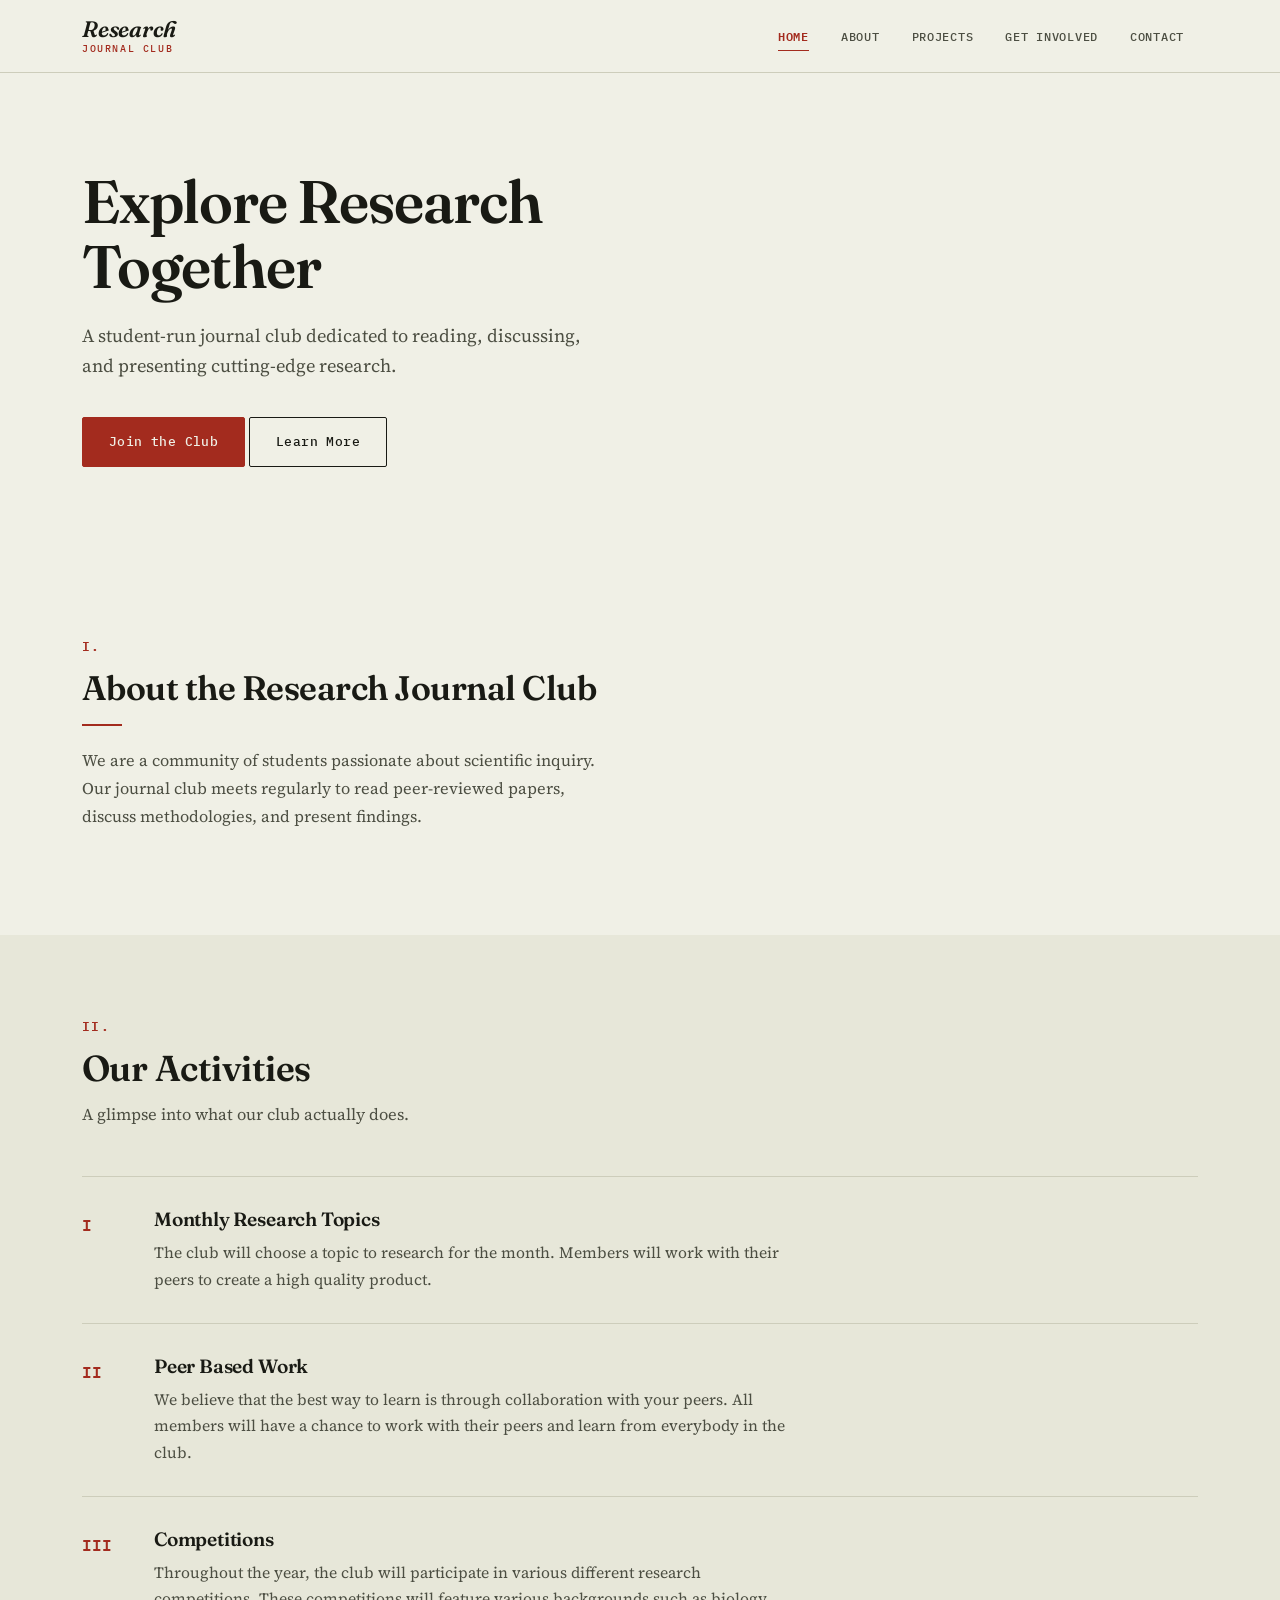
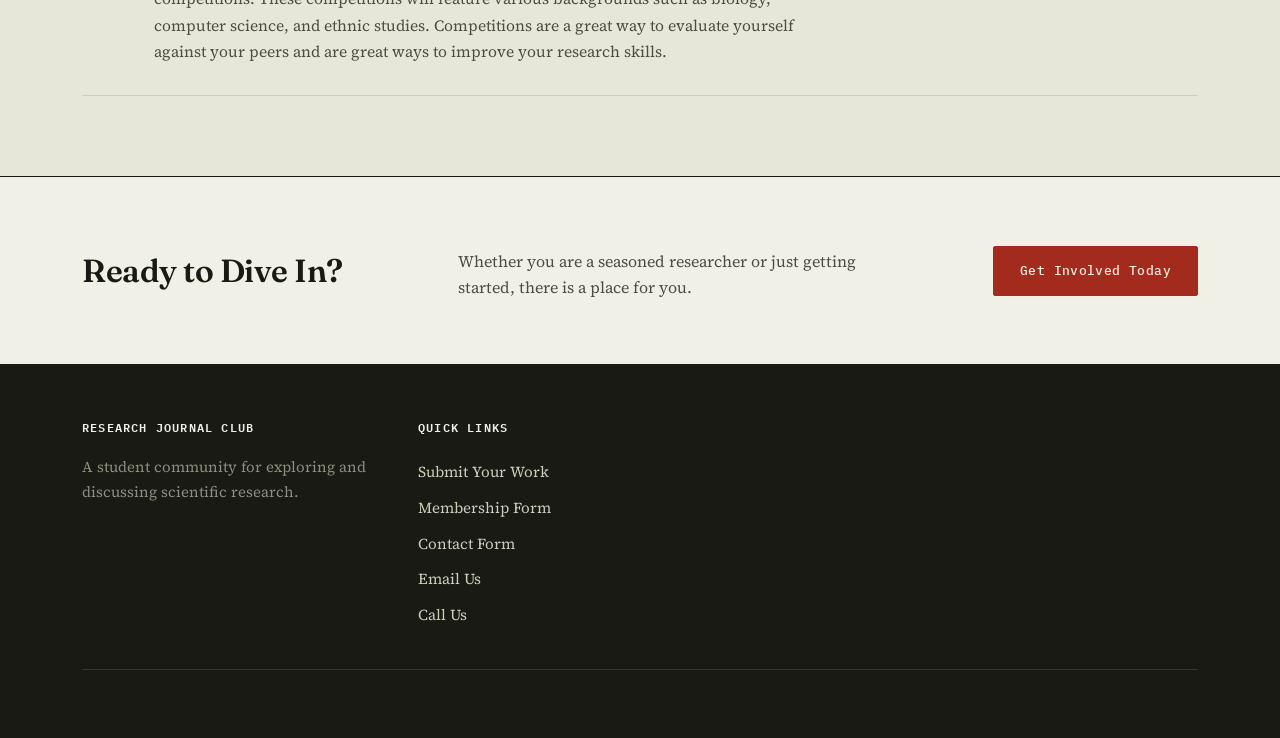
<file: index.html>
<!DOCTYPE html>
<html lang="en">
<head>
  <meta charset="UTF-8">
  <meta name="viewport" content="width=device-width, initial-scale=1.0">
  <title>Research Journal Club — Home</title>
  <link rel="stylesheet" href="style.css">
  <link href="https://fonts.googleapis.com/css2?family=Fraunces:ital,wght@0,400;0,500;0,600;0,700;0,900;1,500;1,600&family=Source+Serif+4:ital,wght@0,400;0,500;0,600;0,700;1,400&family=IBM+Plex+Mono:wght@400;500;600&display=swap" rel="stylesheet">
</head>
<body>
  <header class="site-header" id="siteHeader">
    <nav class="nav-container" aria-label="Main navigation">
      <div class="nav-brand"><a href="index.html"><span class="brand-research">Research</span> <span class="brand-club">Journal Club</span></a></div>
      <button class="mobile-menu-toggle" id="menuToggle" aria-label="Toggle navigation menu" aria-expanded="false">
        <span></span><span></span><span></span>
      </button>
      <ul class="nav-links" id="navLinks">
        <li><a href="index.html" class="active">Home</a></li>
        <li><a href="about.html">About</a></li>
        <li><a href="projects.html">Projects</a></li>
        <li><a href="get-involved.html">Get Involved</a></li>
        <li><a href="contact.html">Contact</a></li>
      </ul>
    </nav>
  </header>
  <main>
    <section class="hero hero-navy">
      <div class="container">
        <div class="hero-content">
          <h1 class="serif-heading">Explore Research Together</h1>
          <div class="gold-line"></div>
          <p>A student-run journal club dedicated to reading, discussing, and presenting cutting-edge research.</p>
          <a href="get-involved.html" class="btn btn-primary">Join the Club</a>
          <a href="about.html" class="btn btn-outline">Learn More</a>
        </div>
      </div>
    </section>
    <section class="section">
      <div class="container">
        <div class="feature-row">
          <div class="feature-content">
            <span class="section-numeral">I.</span>
            <h2 class="serif-heading">About the Research Journal Club</h2>
            <div class="gold-line"></div>
            <p>We are a community of students passionate about scientific inquiry. Our journal club meets regularly to read peer-reviewed papers, discuss methodologies, and present findings.</p>
          </div>
        </div>
      </div>
    </section>
    <section class="section section-alt">
      <div class="container">
        <span class="section-numeral">II.</span>
        <div class="section-header"><h2 class="serif-heading">Our Activities</h2><p>A glimpse into what our club actually does.</p></div>
        <div class="index-list">
          <div class="index-item">
            <span class="index-marker">I</span>
            <div class="index-body">
              <h3>Monthly Research Topics</h3>
              <p>The club will choose a topic to research for the month. Members will work with their peers to create a high quality product. </p>
            </div>
          </div>
          <div class="index-item">
            <span class="index-marker">II</span>
            <div class="index-body">
              <h3>Peer Based Work</h3>
              <p>We believe that the best way to learn is through collaboration with your peers. All members will have a chance to work with their peers and learn from everybody in the club.</p>
            </div>
          </div>
          <div class="index-item">
            <span class="index-marker">III</span>
            <div class="index-body">
              <h3>Competitions</h3>
              <p>Throughout the year, the club will participate in various different research competitions. These competitions will feature various backgrounds such as biology, computer science, and ethnic studies. Competitions are a great way to evaluate yourself against your peers and are great ways to improve your research skills.</p>
            </div>
          </div>
        </div>
      </div>
    </section>
    <section class="cta-section">
      <div class="container">
        <h2>Ready to Dive In?</h2>
        <p>Whether you are a seasoned researcher or just getting started, there is a place for you.</p>
        <a href="get-involved.html" class="btn btn-white">Get Involved Today</a>
      </div>
    </section>
  </main>
  <footer class="site-footer">
    <div class="container">
      <div class="footer-grid cards-2">
        <div class="footer-col"><h4>Research Journal Club</h4><p style="font-size:0.938rem;color:var(--slate-400);line-height:1.7;">A student community for exploring and discussing scientific research.</p></div>
        <div class="footer-col"><h4>Quick Links</h4><a href="https://docs.google.com/forms/d/e/1FAIpQLSdiqnV3cC0em4yYWCjWFpfaemL8PCoftd0-HHiia-mF8Opkvw/viewform?usp=header" target="_blank" rel="noopener noreferrer">Submit Your Work</a><a href="https://docs.google.com/forms/d/e/1FAIpQLSd3scpPHXJg6j2N-tn0t7Pl6aq150WnOX9lQTNZ_n362Z5p2Q/viewform?usp=publish-editor" target="_blank" rel="noopener noreferrer">Membership Form</a><a href="https://docs.google.com/forms/d/e/1FAIpQLSfruUtHiaRtJwE3rYcjUU2Z2coV4j8yooAH_ouB8leFD3TGYA/viewform?usp=header" target="_blank" rel="noopener noreferrer">Contact Form</a><a href="mailto:researchjournalclubfhs@gmail.com">Email Us</a><a href="tel:+15106057849">Call Us</a></div>
      </div>
      <div class="footer-bottom"><p style="color:var(--ink);">&copy; Sanjdiddy</p></div>
    </div>
  </footer>
  <script src="script.js"></script>
</body>
</html>
</file>
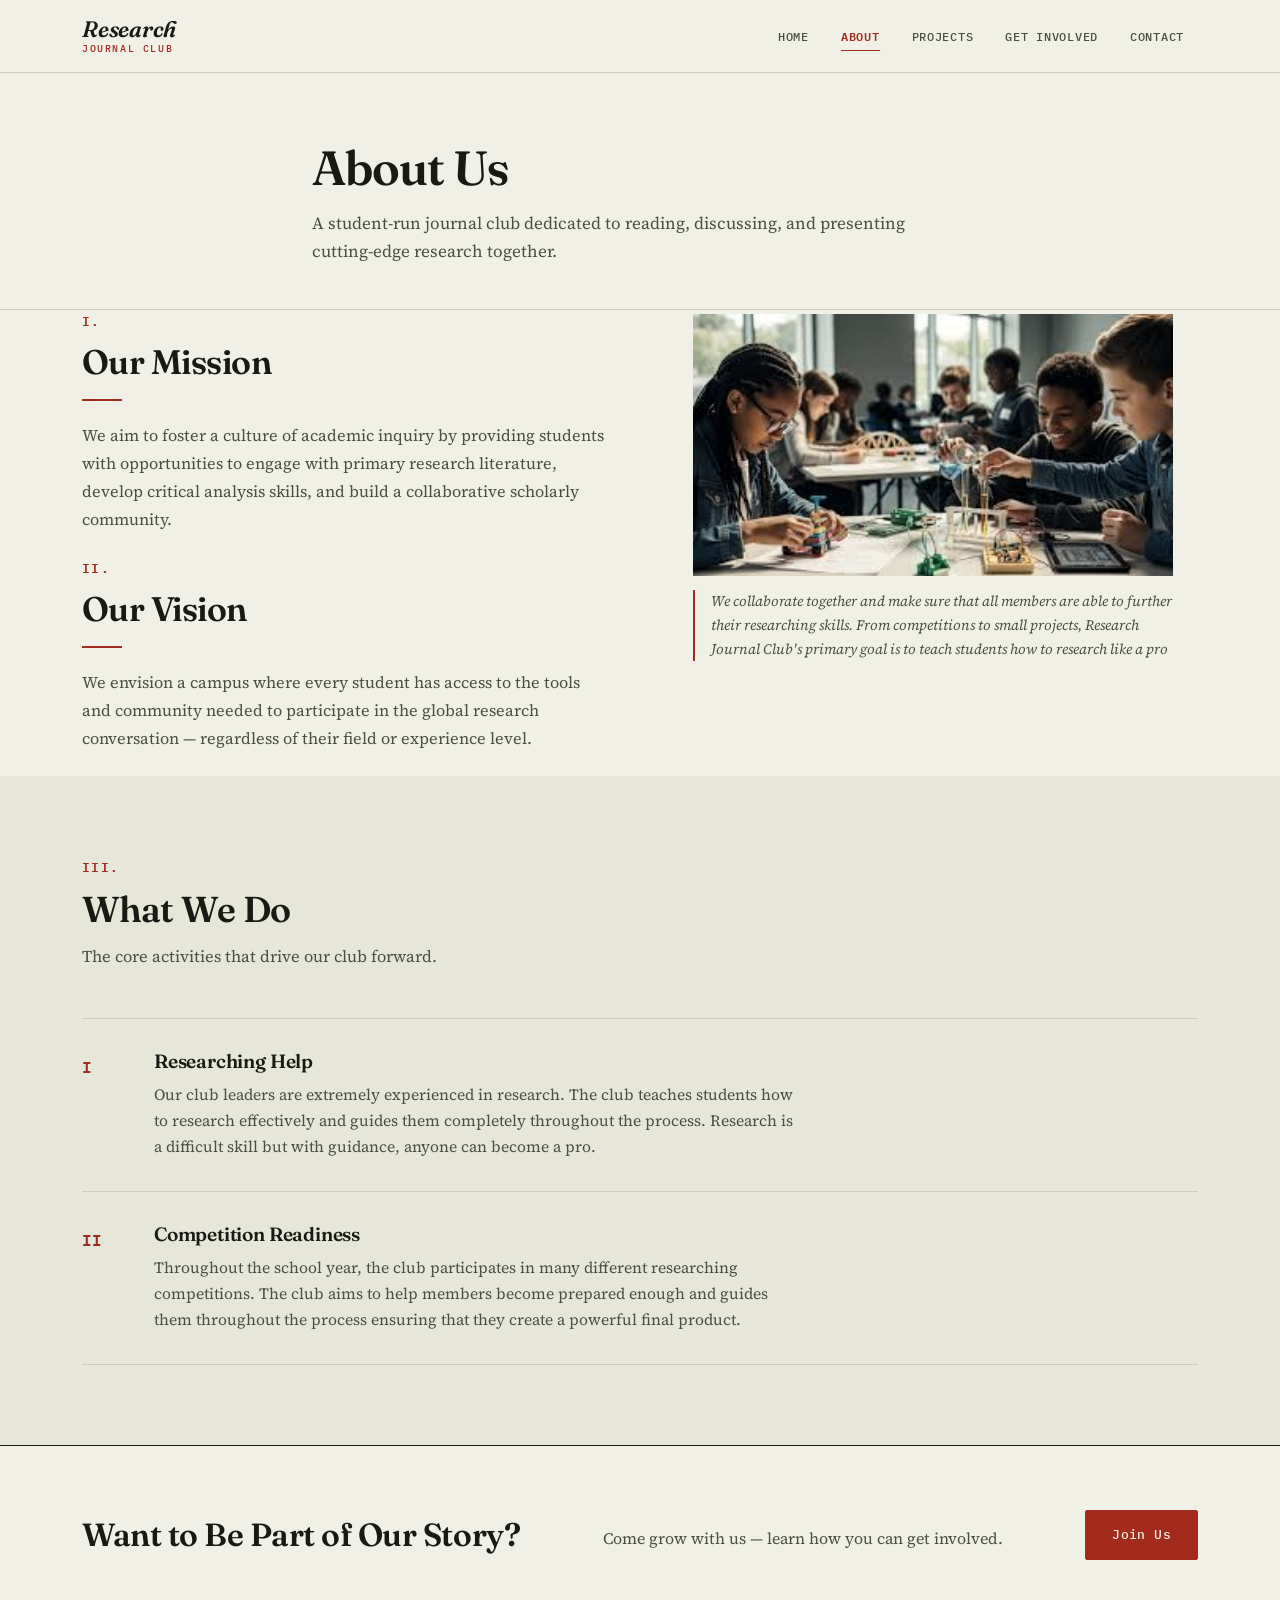
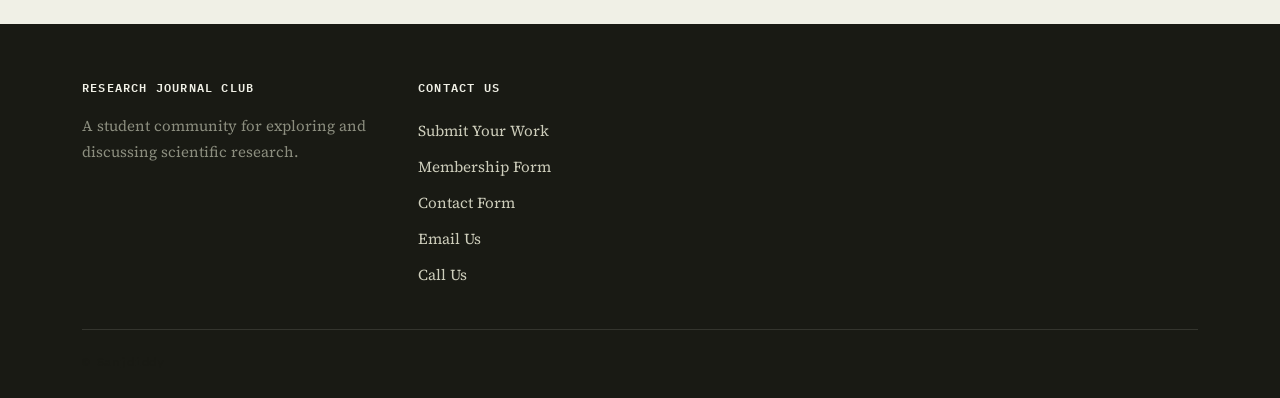
<file: about.html>
<!DOCTYPE html>
<html lang="en">
<head>
  <meta charset="UTF-8">
  <meta name="viewport" content="width=device-width, initial-scale=1.0">
  <title>About — Research Journal Club</title>
  <link rel="stylesheet" href="style.css">
  <link href="https://fonts.googleapis.com/css2?family=Fraunces:ital,wght@0,400;0,500;0,600;0,700;0,900;1,500;1,600&family=Source+Serif+4:ital,wght@0,400;0,500;0,600;0,700;1,400&family=IBM+Plex+Mono:wght@400;500;600&display=swap" rel="stylesheet">
</head>
<body>
  <header class="site-header" id="siteHeader">
    <nav class="nav-container" aria-label="Main navigation">
      <div class="nav-brand"><a href="index.html"><span class="brand-research">Research</span> <span class="brand-club">Journal Club</span></a></div>
      <button class="mobile-menu-toggle" id="menuToggle" aria-label="Toggle navigation menu" aria-expanded="false">
        <span></span><span></span><span></span>
      </button>
      <ul class="nav-links" id="navLinks">
        <li><a href="index.html">Home</a></li>
        <li><a href="about.html" class="active">About</a></li>
        <li><a href="projects.html">Projects</a></li>
        <li><a href="get-involved.html">Get Involved</a></li>
        <li><a href="contact.html">Contact</a></li>
      </ul>
    </nav>
  </header>
  <main>
    <section class="page-hero">
      <div class="container"><h1>About Us</h1><p>A student-run journal club dedicated to reading, discussing, and presenting cutting-edge research together.</p></div>
    </section>

    <!-- Mission & Vision -->
    <section class="mission-vision-section">
      <div class="container">
        <div class="feature-row mission-feature-row">
          <div class="feature-content">
            <span class="section-numeral">I.</span>
            <h2 class="serif-heading">Our Mission</h2>
            <div class="gold-line"></div>
            <p>We aim to foster a culture of academic inquiry by providing students with opportunities to engage with primary research literature, develop critical analysis skills, and build a collaborative scholarly community.</p>
            <span class="section-numeral" style="margin-top:24px;">II.</span>
            <h2 class="serif-heading">Our Vision</h2>
            <div class="gold-line"></div>
            <p>We envision a campus where every student has access to the tools and community needed to participate in the global research conversation — regardless of their field or experience level.</p>
          </div>
          <div class="mission-image-col">
            <img src="competition.jpg" alt="Research Journal Club members collaborating" class="mission-image">
            <figcaption class="mission-image-caption">We collaborate together and make sure that all members are able to further their researching skills. From competitions to small projects, Research Journal Club's primary goal is to teach students how to research like a pro</figcaption>
          </div>
        </div>
      </div>
    </section>
    <!-- What We Do -->
    <section class="section section-alt">
      <div class="container">
        <span class="section-numeral">III.</span>
        <div class="section-header"><h2 class="serif-heading">What We Do</h2><p>The core activities that drive our club forward.</p></div>
        <div class="index-list">
          <div class="index-item">
            <span class="index-marker">I</span>
            <div class="index-body">
              <h3>Researching Help</h3>
              <p>Our club leaders are extremely experienced in research.  The club teaches students how to research effectively and guides them completely throughout the process. Research is a difficult skill but with guidance, anyone can become a pro. </p>
            </div>
          </div>
          <div class="index-item">
            <span class="index-marker">II</span>
            <div class="index-body">
              <h3>Competition Readiness</h3>
              <p>Throughout the school year, the club participates in many different researching competitions. The club aims to help members become prepared enough and guides them throughout the process ensuring that they create a powerful final product.</p>
            </div>
          </div>
        </div>
      </div>
    </section>
    <section class="cta-section">
      <div class="container"><h2>Want to Be Part of Our Story?</h2><p>Come grow with us — learn how you can get involved.</p><a href="get-involved.html" class="btn btn-white">Join Us</a></div>
    </section>
  </main>
  <footer class="site-footer">
    <div class="container">
      <div class="footer-grid cards-2">
        <div class="footer-col"><h4>Research Journal Club</h4><p style="font-size:0.938rem;color:var(--slate-400);line-height:1.7;">A student community for exploring and discussing scientific research.</p></div>
        <div class="footer-col"><h4>Contact Us</h4><a href="https://docs.google.com/forms/d/e/1FAIpQLSdiqnV3cC0em4yYWCjWFpfaemL8PCoftd0-HHiia-mF8Opkvw/viewform?usp=header" target="_blank" rel="noopener noreferrer">Submit Your Work</a><a href="https://docs.google.com/forms/d/e/1FAIpQLSd3scpPHXJg6j2N-tn0t7Pl6aq150WnOX9lQTNZ_n362Z5p2Q/viewform?usp=publish-editor" target="_blank" rel="noopener noreferrer">Membership Form</a><a href="https://docs.google.com/forms/d/e/1FAIpQLSfruUtHiaRtJwE3rYcjUU2Z2coV4j8yooAH_ouB8leFD3TGYA/viewform?usp=header" target="_blank" rel="noopener noreferrer">Contact Form</a><a href="mailto:researchjournalclubfhs@gmail.com">Email Us</a><a href="tel:+15106057849">Call Us</a></div>
      </div>
      <div class="footer-bottom"><p style="color:var(--ink);">&copy; Sanjdiddy</p></div>
    </div>
  </footer>
  <script src="script.js"></script>
</body>
</html>
</file>
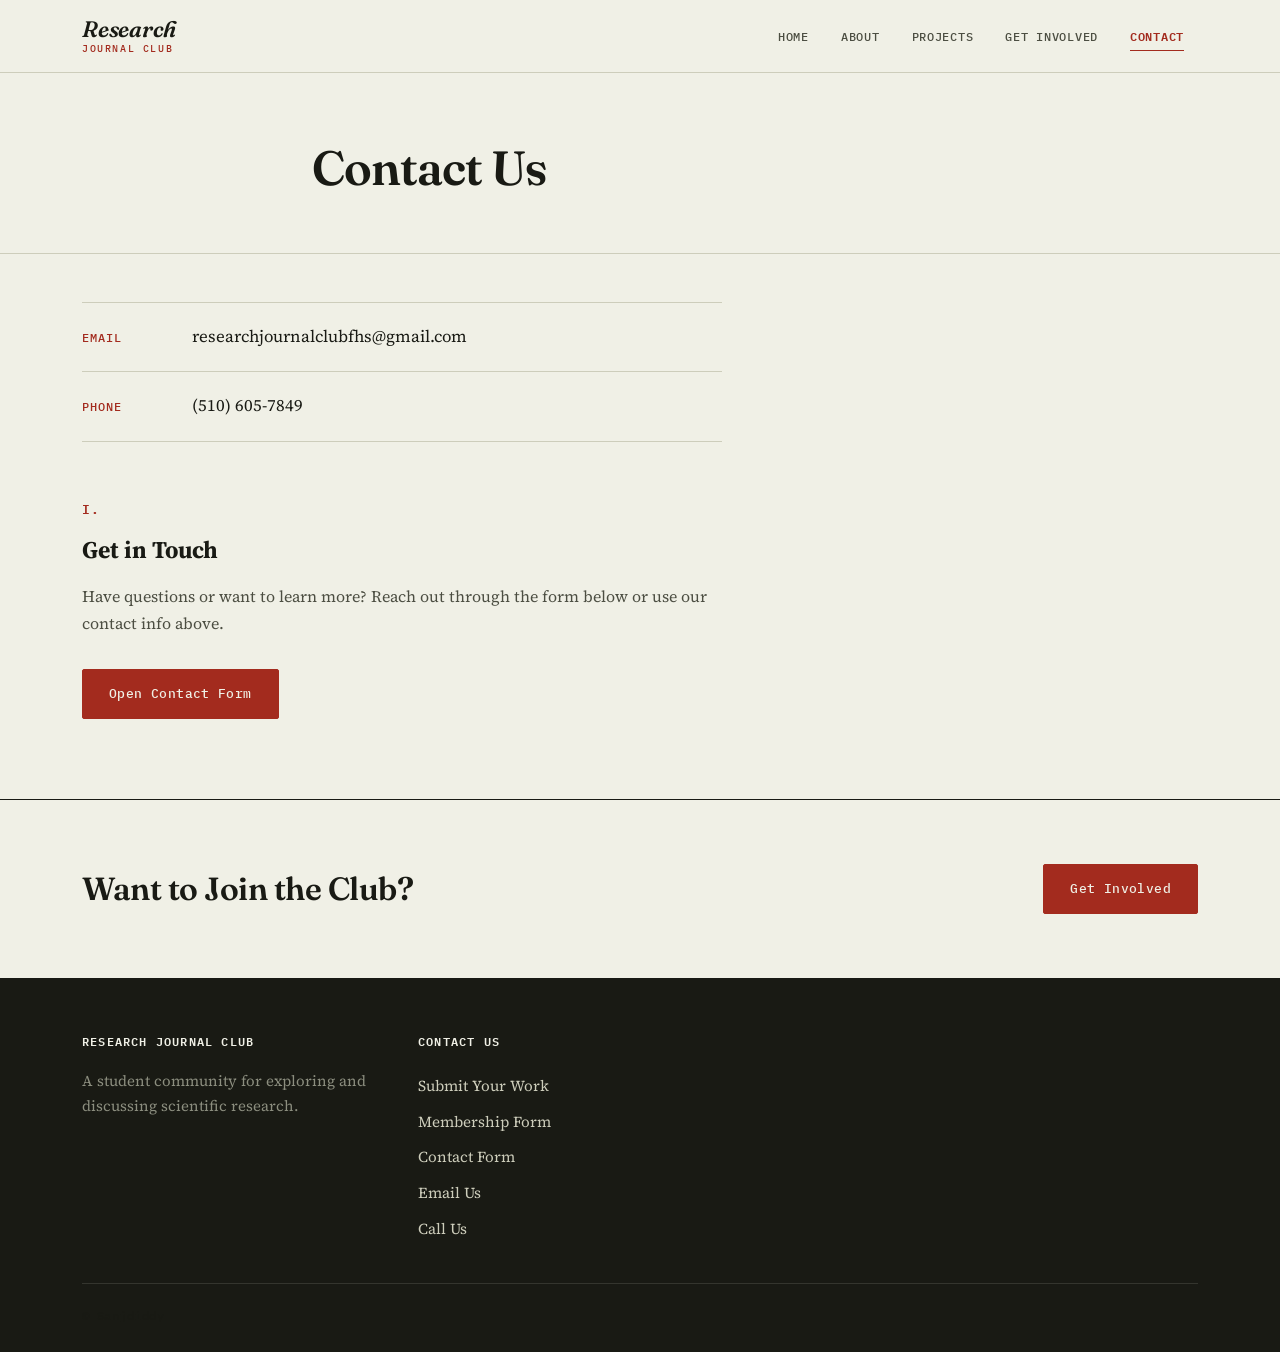
<file: contact.html>
<!DOCTYPE html>
<html lang="en">
<head>
  <meta charset="UTF-8">
  <meta name="viewport" content="width=device-width, initial-scale=1.0">
  <title>Contact — Research Journal Club</title>
  <link rel="stylesheet" href="style.css">
  <link href="https://fonts.googleapis.com/css2?family=Fraunces:ital,wght@0,400;0,500;0,600;0,700;0,900;1,500;1,600&family=Source+Serif+4:ital,wght@0,400;0,500;0,600;0,700;1,400&family=IBM+Plex+Mono:wght@400;500;600&display=swap" rel="stylesheet">
</head>
<body>
  <header class="site-header" id="siteHeader">
    <nav class="nav-container" aria-label="Main navigation">
      <div class="nav-brand"><a href="index.html"><span class="brand-research">Research</span> <span class="brand-club">Journal Club</span></a></div>
      <button class="mobile-menu-toggle" id="menuToggle" aria-label="Toggle navigation menu" aria-expanded="false">
        <span></span><span></span><span></span>
      </button>
      <ul class="nav-links" id="navLinks">
        <li><a href="index.html">Home</a></li>
        <li><a href="about.html">About</a></li>
        <li><a href="projects.html">Projects</a></li>
        <li><a href="get-involved.html">Get Involved</a></li>
        <li><a href="contact.html" class="active">Contact</a></li>
      </ul>
    </nav>
  </header>

  <main>
    <!-- Page Hero -->
    <section class="page-hero">
      <div class="container">
        <h1 class="serif-heading">Contact Us</h1>
        <div class="gold-line"></div>
        <p><!-- TODO: Customize --></p>
      </div>
    </section>

    <!-- Contact Info Cards -->
    <section class="section" style="padding-top:48px;">
      <div class="container">
        <div class="contact-info-list">
          <div class="contact-info-row">
            <span class="mono-label">Email</span>
            <span class="contact-value">researchjournalclubfhs@gmail.com</span>
          </div>
          <div class="contact-info-row">
            <span class="mono-label">Phone</span>
            <span class="contact-value">(510) 605-7849</span>
          </div>
        </div>

        <!-- Contact Form / Google Form Link -->
        <div style="max-width:640px;">
          <span class="section-numeral">I.</span>
          <h2 style="margin-bottom:12px;">Get in Touch</h2>
          <p style="color:var(--ink-soft);margin-bottom:32px;"><!-- TODO: Customize -->Have questions or want to learn more? Reach out through the form below or use our contact info above.</p>
          <a href="https://docs.google.com/forms/d/e/1FAIpQLSfruUtHiaRtJwE3rYcjUU2Z2coV4j8yooAH_ouB8leFD3TGYA/viewform?usp=header" class="btn btn-primary" target="_blank" rel="noopener noreferrer">Open Contact Form</a>
        </div>
      </div>
    </section>

    <!-- CTA -->
    <section class="cta-section">
      <div class="container">
        <h2>Want to Join the Club?</h2>
        <p><!-- TODO: Customize --></p>
        <a href="get-involved.html" class="btn btn-white">Get Involved</a>
      </div>
    </section>
  </main>

  <footer class="site-footer">
    <div class="container">
      <div class="footer-grid cards-2">
        <div class="footer-col">
          <h4>Research Journal Club</h4>
          <p style="font-size:0.938rem;color:var(--slate-400);line-height:1.7;">A student community for exploring and discussing scientific research.</p>
        </div>
        <div class="footer-col">
          <h4>Contact Us</h4>
          <a href="https://docs.google.com/forms/d/e/1FAIpQLSdiqnV3cC0em4yYWCjWFpfaemL8PCoftd0-HHiia-mF8Opkvw/viewform?usp=header" target="_blank" rel="noopener noreferrer">Submit Your Work</a>
          <a href="https://docs.google.com/forms/d/e/1FAIpQLSd3scpPHXJg6j2N-tn0t7Pl6aq150WnOX9lQTNZ_n362Z5p2Q/viewform?usp=publish-editor" target="_blank" rel="noopener noreferrer">Membership Form</a>
          <a href="https://docs.google.com/forms/d/e/1FAIpQLSfruUtHiaRtJwE3rYcjUU2Z2coV4j8yooAH_ouB8leFD3TGYA/viewform?usp=header" target="_blank" rel="noopener noreferrer">Contact Form</a>
          <a href="mailto:researchjournalclubfhs@gmail.com">Email Us</a>
          <a href="tel:+15106057849">Call Us</a>
        </div>
      </div>
      <div class="footer-bottom">
        <p style="color:var(--ink);">&copy; Sanjdiddy</p>
      </div>
    </div>
  </footer>

  <script src="script.js"></script>
</body>
</html>
</file>
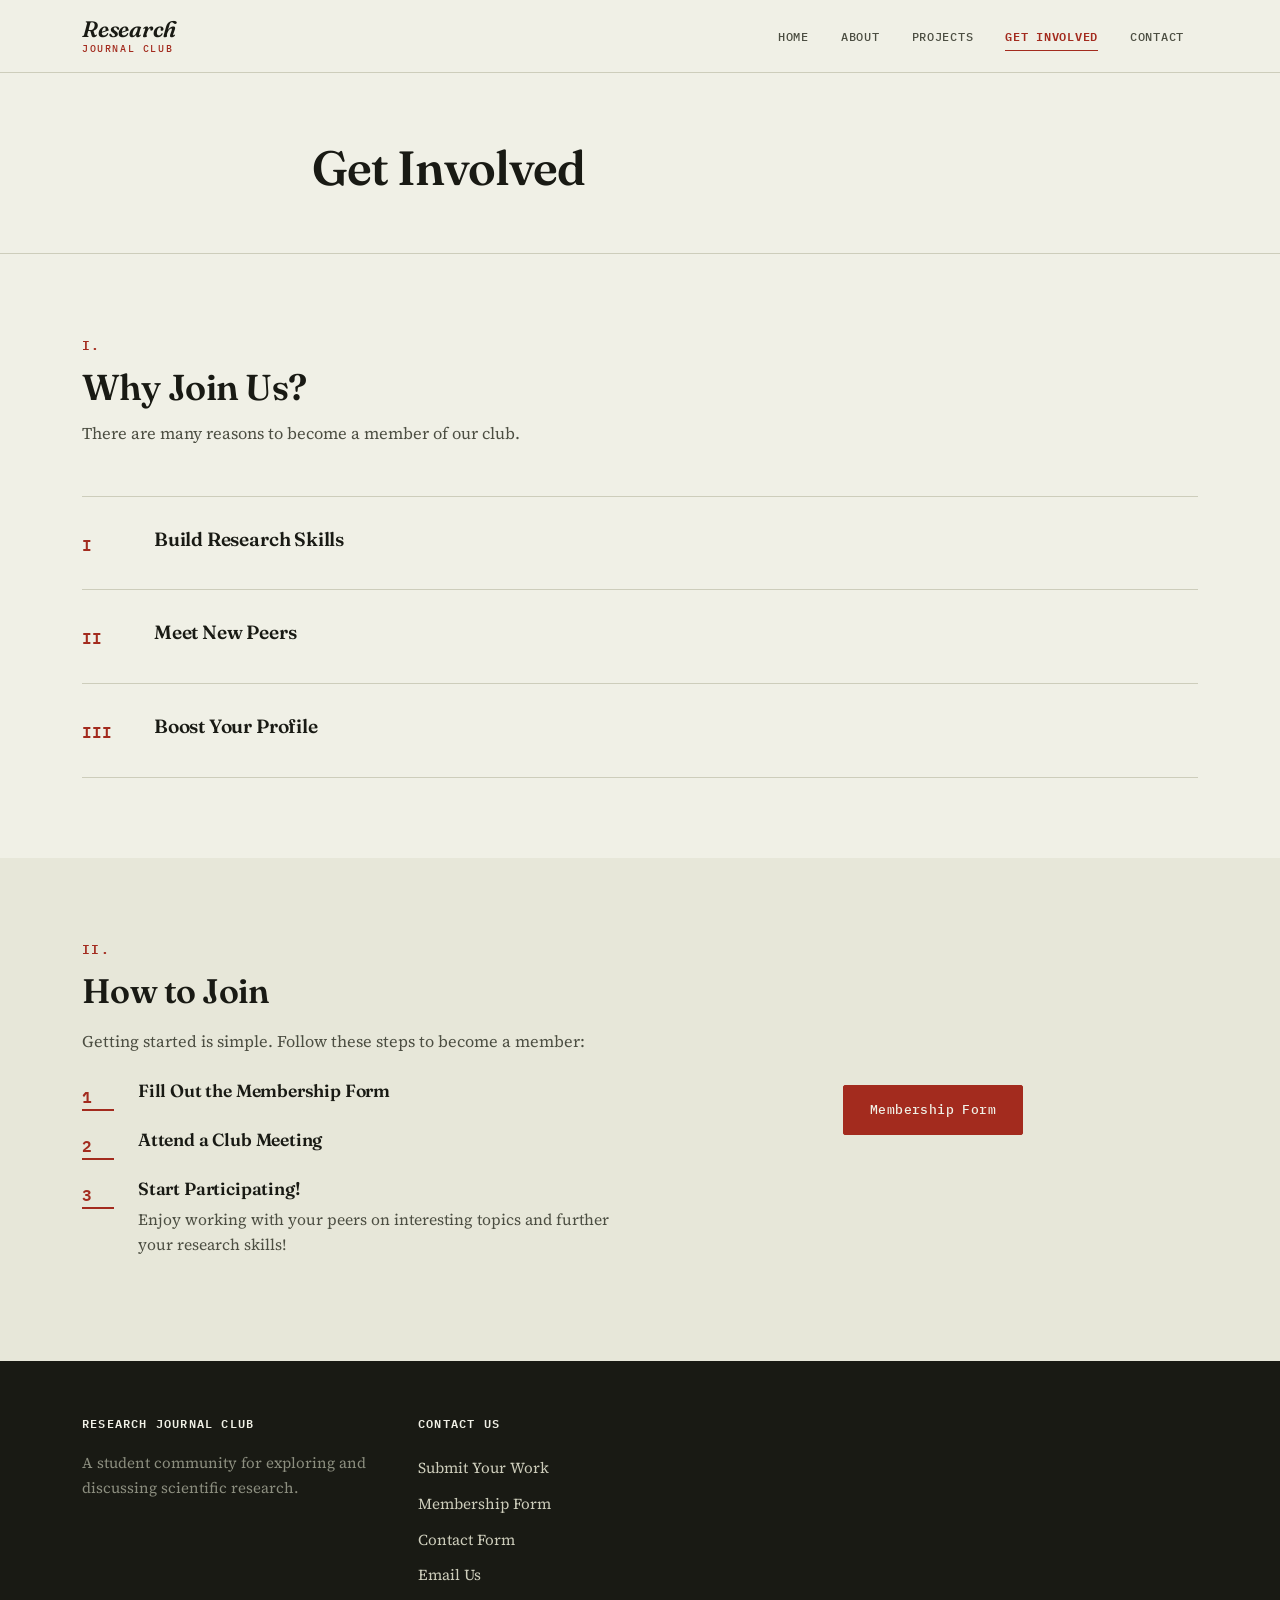
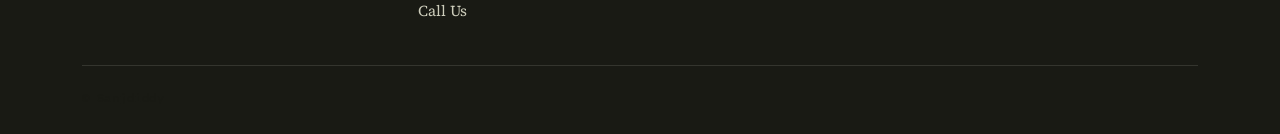
<file: get-involved.html>
<!DOCTYPE html>
<html lang="en">
<head>
  <meta charset="UTF-8">
  <meta name="viewport" content="width=device-width, initial-scale=1.0">
  <title>Get Involved — Research Journal Club</title>
  <link rel="stylesheet" href="style.css">
  <link href="https://fonts.googleapis.com/css2?family=Fraunces:ital,wght@0,400;0,500;0,600;0,700;0,900;1,500;1,600&family=Source+Serif+4:ital,wght@0,400;0,500;0,600;0,700;1,400&family=IBM+Plex+Mono:wght@400;500;600&display=swap" rel="stylesheet">
</head>
<body>
  <header class="site-header" id="siteHeader">
    <nav class="nav-container" aria-label="Main navigation">
      <div class="nav-brand"><a href="index.html"><span class="brand-research">Research</span> <span class="brand-club">Journal Club</span></a></div>
      <button class="mobile-menu-toggle" id="menuToggle" aria-label="Toggle navigation menu" aria-expanded="false">
        <span></span><span></span><span></span>
      </button>
      <ul class="nav-links" id="navLinks">
        <li><a href="index.html">Home</a></li>
        <li><a href="about.html">About</a></li>
        <li><a href="projects.html">Projects</a></li>
        <li><a href="get-involved.html" class="active">Get Involved</a></li>
        <li><a href="contact.html">Contact</a></li>
      </ul>
    </nav>
  </header>

  <main>
    <!-- Page Hero -->
    <section class="page-hero">
      <div class="container">
        <h1 class="serif-heading">Get Involved</h1>
        <div class="gold-line"></div>
        <p><!-- TODO: Customize --></p>
      </div>
    </section>

    <!-- Why Join -->
    <section class="section">
      <div class="container">
        <span class="section-numeral">I.</span>
        <div class="section-header">
          <h2>Why Join Us?</h2>
          <p><!-- TODO: Customize -->There are many reasons to become a member of our club.</p>
        </div>
        <div class="index-list">
          <div class="index-item">
            <span class="index-marker">I</span>
            <div class="index-body">
              <h3>Build Research Skills</h3>
              <p><!-- TODO: Customize --></p>
            </div>
          </div>
          <div class="index-item">
            <span class="index-marker">II</span>
            <div class="index-body">
              <h3>Meet New Peers</h3>
              <p><!-- TODO: Customize --></p>
            </div>
          </div>
          <div class="index-item">
            <span class="index-marker">III</span>
            <div class="index-body">
              <h3>Boost Your Profile</h3>
              <p><!-- TODO: Customize --></p>
            </div>
          </div>
        </div>
      </div>
    </section>

    <!-- How to Join -->
    <section class="section section-alt">
      <div class="container">
        <div class="feature-row">
          <div class="feature-content">
            <span class="section-numeral">II.</span>
            <h2>How to Join</h2>
            <p><!-- TODO: Customize -->Getting started is simple. Follow these steps to become a member:</p>
            <div class="steps" style="margin-top:24px;">
              <div class="step-item" style="margin-bottom:20px;">
                <div class="step-number">1</div>
                <h3>Fill Out the Membership Form</h3>
                <p><!-- TODO: Update URL --><!-- Replace with actual Google Form URL --></p>
              </div>
              <div class="step-item" style="margin-bottom:20px;">
                <div class="step-number">2</div>
                <h3>Attend a Club Meeting</h3>
                <p><!-- TODO: Customize --></p>
              </div>
              <div class="step-item" style="margin-bottom:0;">
                <div class="step-number">3</div>
                <h3>Start Participating!</h3>
                <p><!-- TODO: Customize -->Enjoy working with your peers on interesting topics and further your research skills!</p>
              </div>
            </div>
          </div>
          <div style="text-align:center;">
            <a href="https://docs.google.com/forms/d/e/1FAIpQLSd3scpPHXJg6j2N-tn0t7Pl6aq150WnOX9lQTNZ_n362Z5p2Q/viewform?usp=publish-editor" class="btn btn-gold" target="_blank" rel="noopener noreferrer">Membership Form</a>
          </div>
        </div>
      </div>
    </section>

  </main>

  <footer class="site-footer">
    <div class="container">
      <div class="footer-grid cards-2">
        <div class="footer-col">
          <h4>Research Journal Club</h4>
          <p style="font-size:0.938rem;color:var(--slate-400);line-height:1.7;">A student community for exploring and discussing scientific research.</p>
        </div>
        <div class="footer-col">
          <h4>Contact Us</h4>
          <a href="https://docs.google.com/forms/d/e/1FAIpQLSdiqnV3cC0em4yYWCjWFpfaemL8PCoftd0-HHiia-mF8Opkvw/viewform?usp=header" target="_blank" rel="noopener noreferrer">Submit Your Work</a>
          <a href="https://docs.google.com/forms/d/e/1FAIpQLSd3scpPHXJg6j2N-tn0t7Pl6aq150WnOX9lQTNZ_n362Z5p2Q/viewform?usp=publish-editor" target="_blank" rel="noopener noreferrer">Membership Form</a>
          <a href="https://docs.google.com/forms/d/e/1FAIpQLSfruUtHiaRtJwE3rYcjUU2Z2coV4j8yooAH_ouB8leFD3TGYA/viewform?usp=header" target="_blank" rel="noopener noreferrer">Contact Form</a>
          <a href="mailto:researchjournalclubfhs@gmail.com">Email Us</a>
          <a href="tel:+15106057849">Call Us</a>
        </div>
      </div>
      <div class="footer-bottom">
        <p style="color:var(--ink);">&copy; Sanjdiddy</p>
      </div>
    </div>
  </footer>

  <script src="script.js"></script>
</body>
</html>
</file>
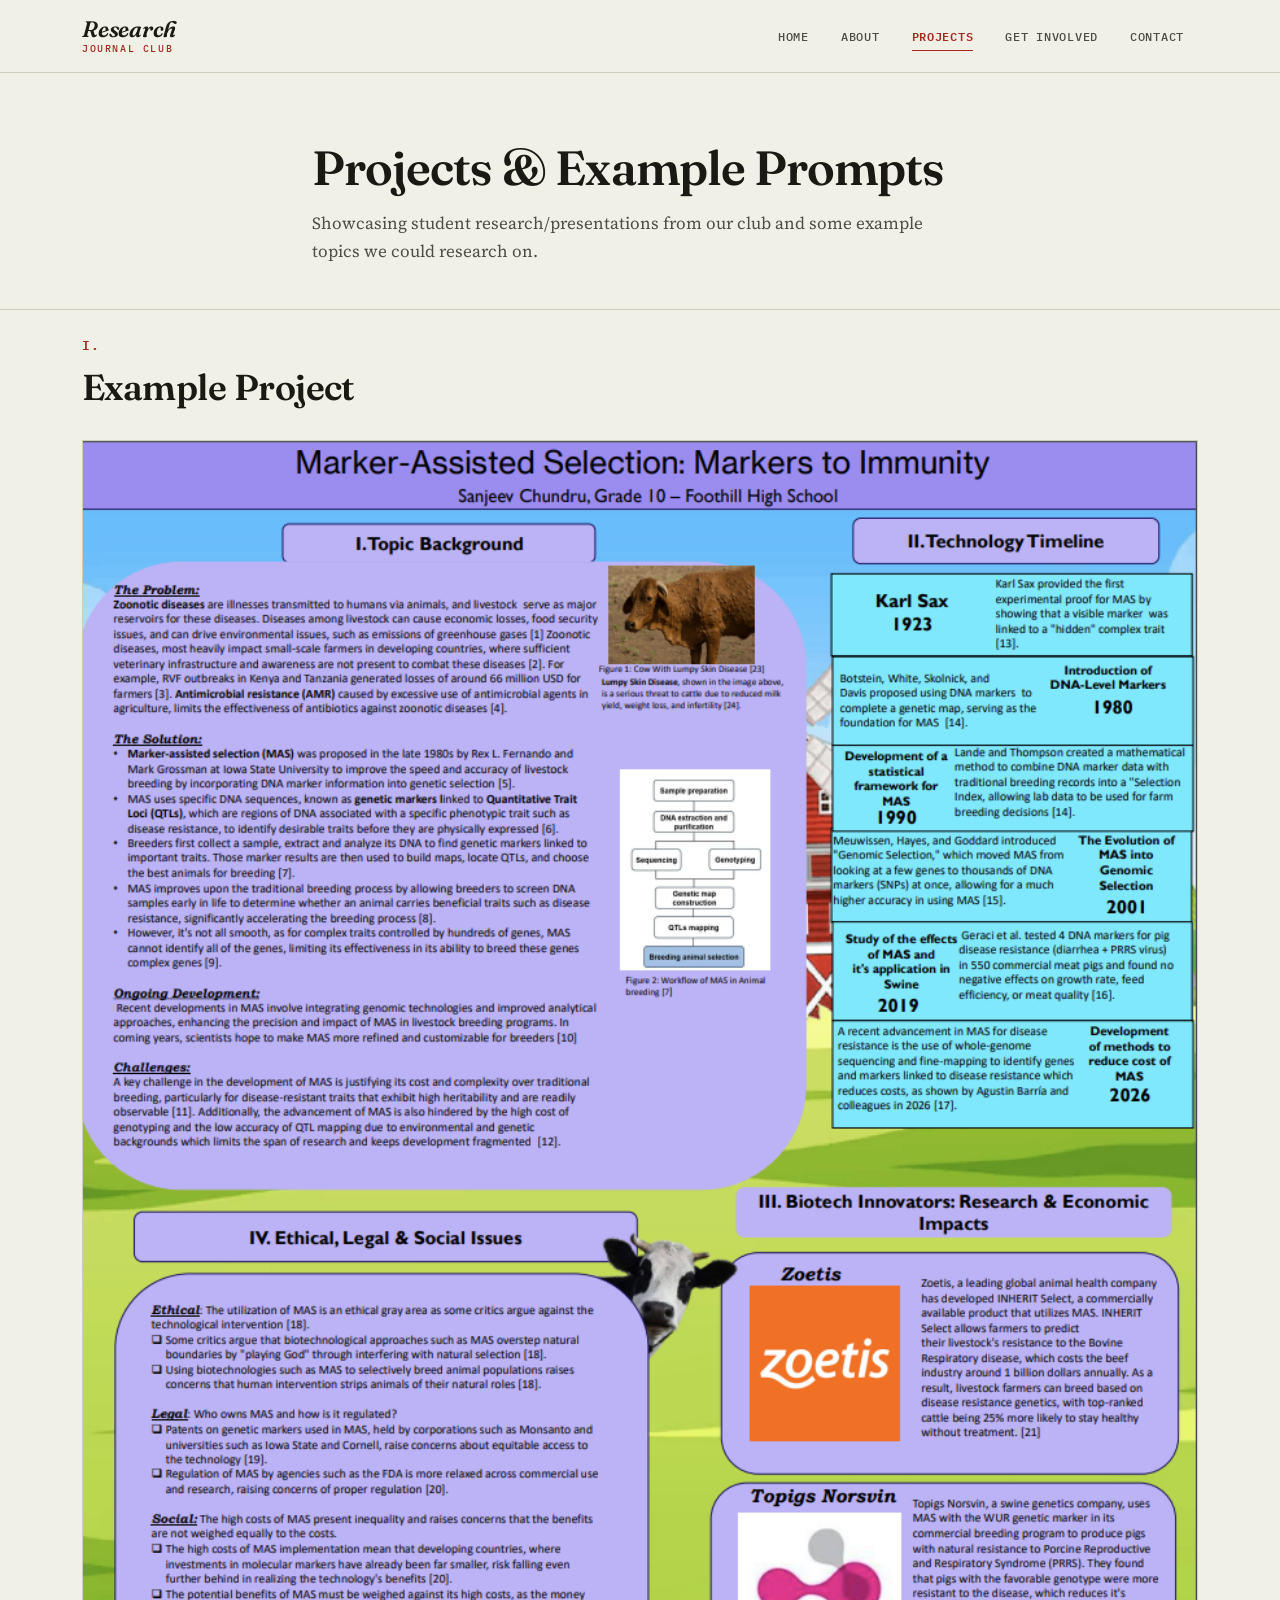
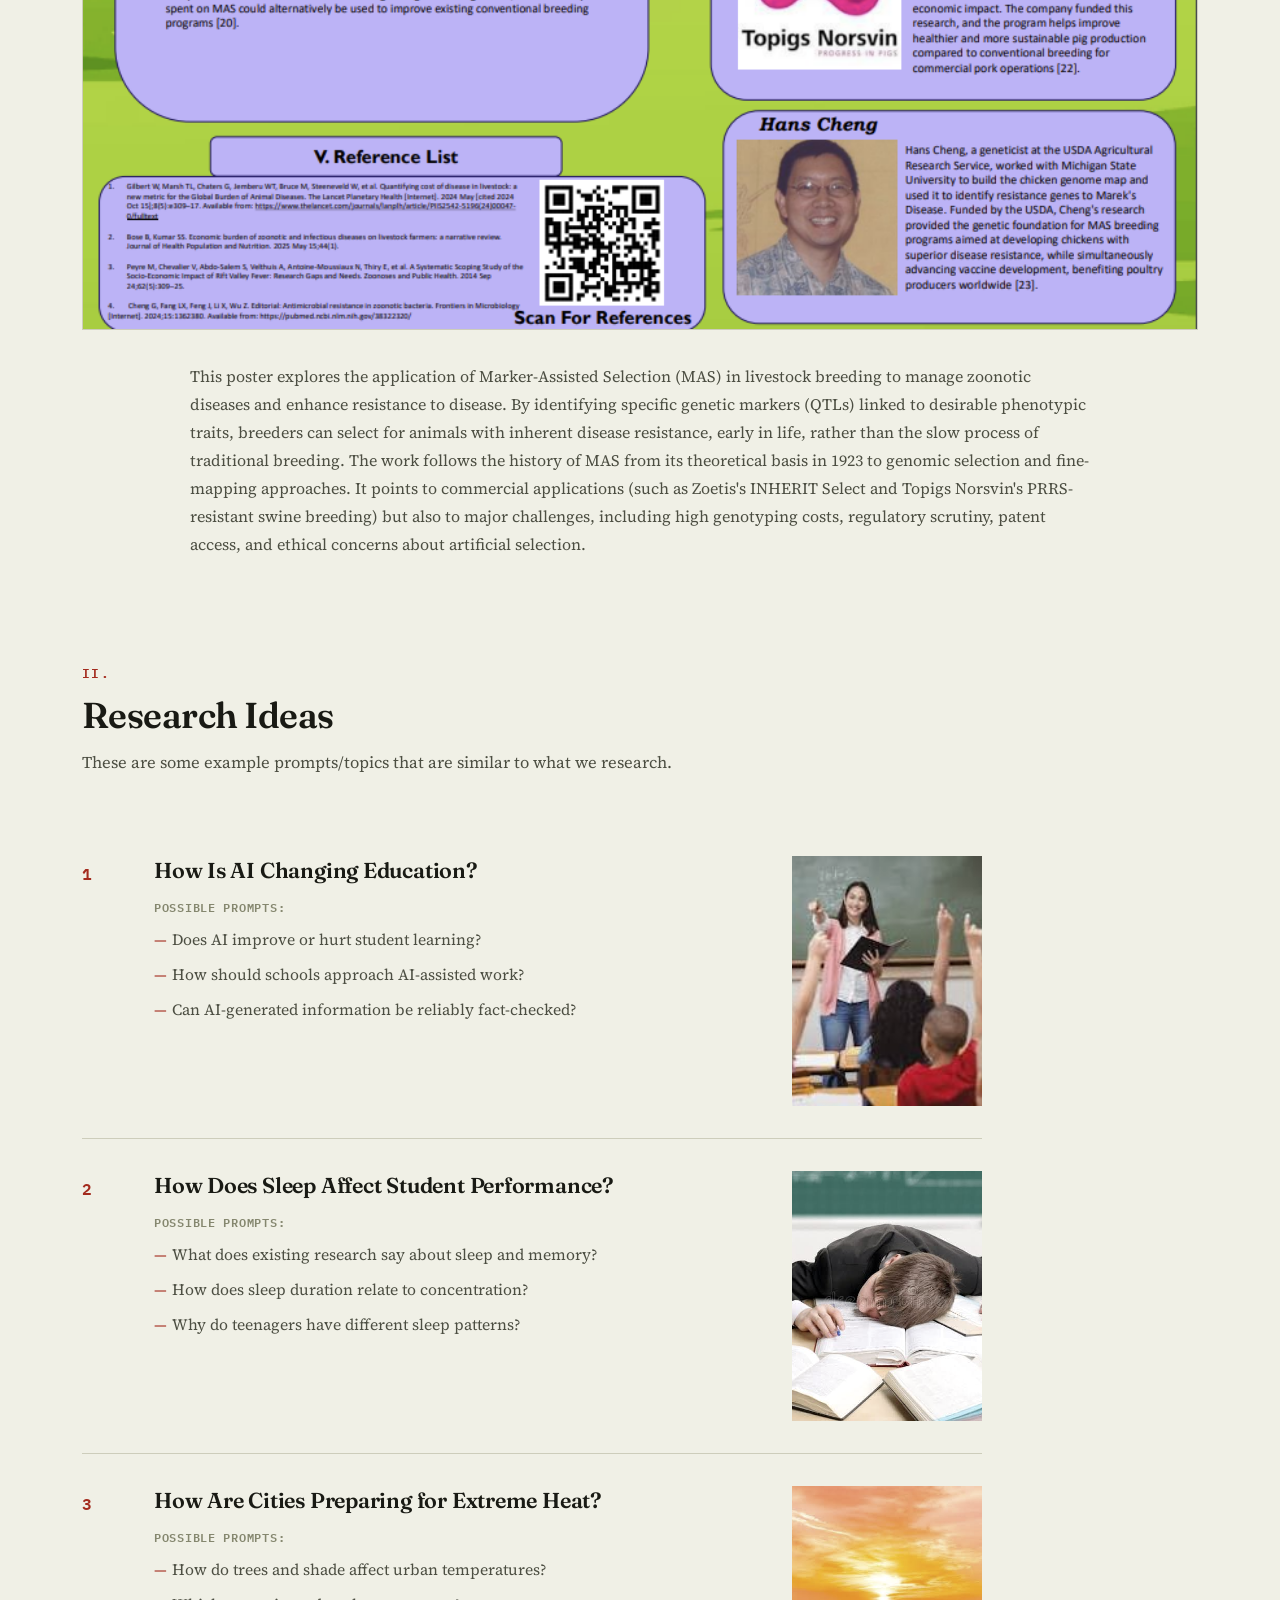
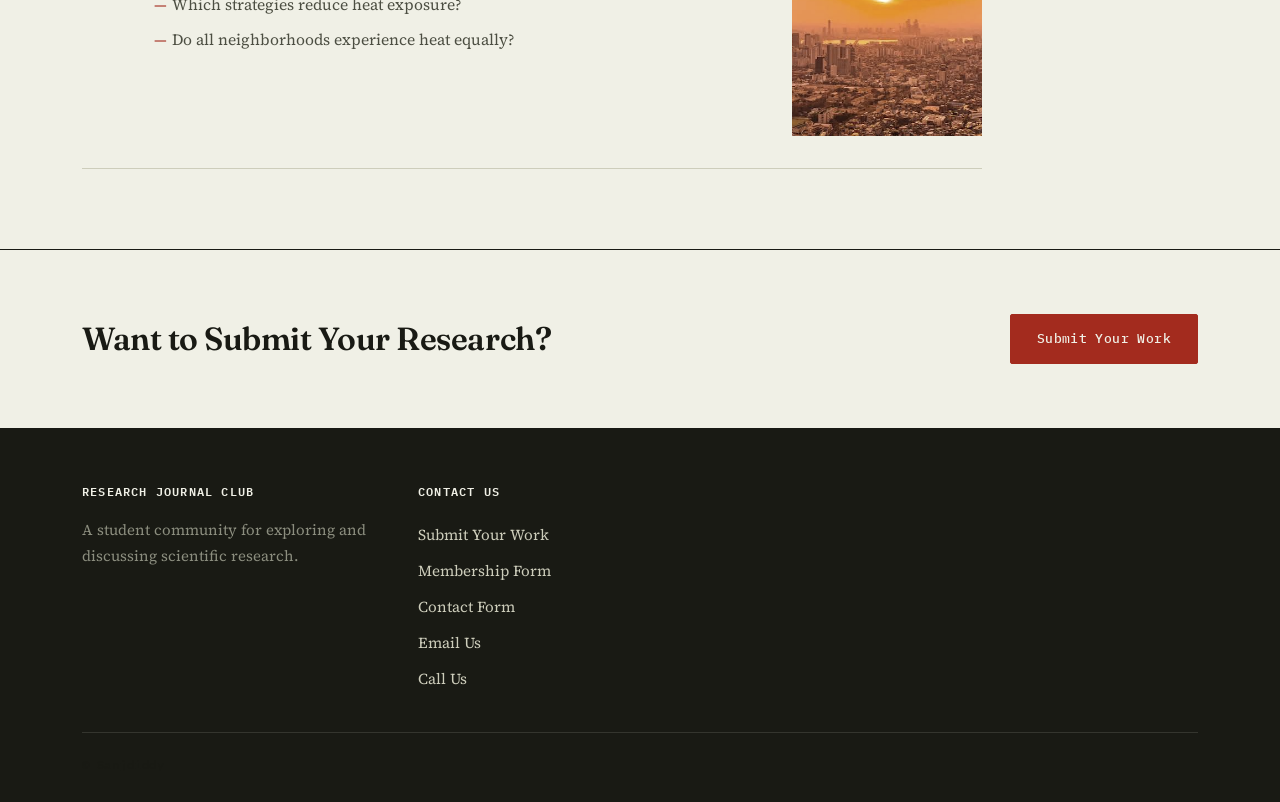
<file: projects.html>
<!DOCTYPE html>
<html lang="en">
<head>
  <meta charset="UTF-8">
  <meta name="viewport" content="width=device-width, initial-scale=1.0">
  <title>Projects — Research Journal Club</title>
  <link rel="stylesheet" href="style.css">
  <link href="https://fonts.googleapis.com/css2?family=Fraunces:ital,wght@0,400;0,500;0,600;0,700;0,900;1,500;1,600&family=Source+Serif+4:ital,wght@0,400;0,500;0,600;0,700;1,400&family=IBM+Plex+Mono:wght@400;500;600&display=swap" rel="stylesheet">
</head>
<body>
  <header class="site-header" id="siteHeader">
    <nav class="nav-container" aria-label="Main navigation">
      <div class="nav-brand"><a href="index.html"><span class="brand-research">Research</span> <span class="brand-club">Journal Club</span></a></div>
      <button class="mobile-menu-toggle" id="menuToggle" aria-label="Toggle navigation menu" aria-expanded="false">
        <span></span><span></span><span></span>
      </button>
      <ul class="nav-links" id="navLinks">
        <li><a href="index.html">Home</a></li>
        <li><a href="about.html">About</a></li>
        <li><a href="projects.html" class="active">Projects</a></li>
        <li><a href="get-involved.html">Get Involved</a></li>
        <li><a href="contact.html">Contact</a></li>
      </ul>
    </nav>
  </header>

  <main>
    <!-- Page Hero -->
    <section class="page-hero">
      <div class="container">
        <h1 class="serif-heading">Projects & Example Prompts</h1>
        <div class="gold-line"></div>
        <p><!-- TODO: Customize -->Showcasing student research/presentations from our club and some example topics we could research on.</p>
      </div>
    </section>

    <!-- Project Poster -->
    <section class="section" style="padding-top:24px; padding-bottom:24px;">
      <div class="container">
        <span class="section-numeral">I.</span>
        <div class="section-header" style="margin-bottom:32px;">
          <h2 class="serif-heading">Example Project</h2>
          <p><!-- TODO: Customize --></p>
        </div>
        <!-- Project Poster (Chundru, Sanjeev) -->
        <img src="Screenshot 2026-08-22 181629.png" alt="Chundru, Sanjeev - Agriculture and Food Science poster" class="poster-image">
        <div class="poster-caption">
          <p>This poster explores the application of Marker-Assisted Selection (MAS) in livestock breeding to manage zoonotic diseases and enhance resistance to disease. By identifying specific genetic markers (QTLs) linked to desirable phenotypic traits, breeders can select for animals with inherent disease resistance, early in life, rather than the slow process of traditional breeding. The work follows the history of MAS from its theoretical basis in 1923 to genomic selection and fine-mapping approaches. It points to commercial applications (such as Zoetis's INHERIT Select and Topigs Norsvin's PRRS-resistant swine breeding) but also to major challenges, including high genotyping costs, regulatory scrutiny, patent access, and ethical concerns about artificial selection.</p>
        </div>
      </div>
    </section>

    <!-- Research Ideas -->
    <section class="section" style="min-height:40vh;">
      <div class="container">
        <span class="section-numeral">II.</span>
        <div class="section-header">
          <h2 class="serif-heading">Research Ideas</h2>
          <p>These are some example prompts/topics that are similar to what we research.</p>
        </div>

        <div class="research-ideas-list">
          <!-- Idea 1 -->
          <div class="research-idea-card">
            <div class="research-idea-number">1</div>
            <div class="research-idea-content">
              <h3 class="research-idea-title">How Is AI Changing Education?</h3>
              <div class="research-idea-prompts">
                <p class="prompts-label">Possible Prompts:</p>
                <ul class="prompts-list">
                  <li>Does AI improve or hurt student learning?</li>
                  <li>How should schools approach AI-assisted work?</li>
                  <li>Can AI-generated information be reliably fact-checked?</li>
                </ul>
              </div>
            </div>
            <img src="teacherclass.jpg" alt="Teacher and classroom - education imagery" class="research-idea-right-image">
          </div>

          <!-- Separator -->
          <div class="research-idea-separator"></div>

          <!-- Idea 2 -->
          <div class="research-idea-card">
            <div class="research-idea-number">2</div>
            <div class="research-idea-content">
              <h3 class="research-idea-title">How Does Sleep Affect Student Performance?</h3>
              <div class="research-idea-prompts">
                <p class="prompts-label">Possible Prompts:</p>
                <ul class="prompts-list">
                  <li>What does existing research say about sleep and memory?</li>
                  <li>How does sleep duration relate to concentration?</li>
                  <li>Why do teenagers have different sleep patterns?</li>
                </ul>
              </div>
            </div>
            <div class="research-idea-images-stack">
              <img src="sleepystudent.jpg" alt="Sleep and circadian rhythm - brain/science imagery" class="research-idea-right-image">
            </div>
          </div>

          <!-- Separator -->
          <div class="research-idea-separator"></div>

          <!-- Idea 3 -->
          <div class="research-idea-card">
            <div class="research-idea-number">3</div>
            <div class="research-idea-content">
              <h3 class="research-idea-title">How Are Cities Preparing for Extreme Heat?</h3>
              <div class="research-idea-prompts">
                <p class="prompts-label">Possible Prompts:</p>
                <ul class="prompts-list">
                  <li>How do trees and shade affect urban temperatures?</li>
                  <li>Which strategies reduce heat exposure?</li>
                  <li>Do all neighborhoods experience heat equally?</li>
                </ul>
              </div>
            </div>
            <div class="research-idea-images-stack">
              <img src="hotcity.jpg" alt="Cities preparing for extreme heat - urban environment imagery" class="research-idea-right-image">
            </div>
          </div>
        </div>

      </div>
    </section>

    <!-- Submit Your Work CTA -->
    <section class="cta-section">
      <div class="container">
        <h2>Want to Submit Your Research?</h2>
        <p><!-- TODO: Customize --></p>
        <a href="https://docs.google.com/forms/d/e/1FAIpQLSdiqnV3cC0em4yYWCjWFpfaemL8PCoftd0-HHiia-mF8Opkvw/viewform?usp=header" class="btn btn-white" target="_blank" rel="noopener noreferrer">Submit Your Work</a>
      </div>
    </section>
  </main>

  <footer class="site-footer">
    <div class="container">
      <div class="footer-grid cards-2">
        <div class="footer-col">
          <h4>Research Journal Club</h4>
          <p style="font-size:0.938rem;color:var(--slate-400);line-height:1.7;">A student community for exploring and discussing scientific research.</p>
        </div>
        <div class="footer-col">
          <h4>Contact Us</h4>
          <a href="https://docs.google.com/forms/d/e/1FAIpQLSdiqnV3cC0em4yYWCjWFpfaemL8PCoftd0-HHiia-mF8Opkvw/viewform?usp=header" target="_blank" rel="noopener noreferrer">Submit Your Work</a>
          <a href="https://docs.google.com/forms/d/e/1FAIpQLSd3scpPHXJg6j2N-tn0t7Pl6aq150WnOX9lQTNZ_n362Z5p2Q/viewform?usp=publish-editor" target="_blank" rel="noopener noreferrer">Membership Form</a>
          <a href="https://docs.google.com/forms/d/e/1FAIpQLSfruUtHiaRtJwE3rYcjUU2Z2coV4j8yooAH_ouB8leFD3TGYA/viewform?usp=header" target="_blank" rel="noopener noreferrer">Contact Form</a>
          <a href="mailto:researchjournalclubfhs@gmail.com">Email Us</a>
          <a href="tel:+15106057849">Call Us</a>
        </div>
      </div>
      <div class="footer-bottom">
        <p style="color:var(--ink);">&copy; Sanjdiddy</p>
      </div>
    </div>
  </footer>

  <script src="script.js"></script>
</body>
</html>
</file>
<file: style.css>
:root {
  /* === LAB PAPER + REVIEW RED — grounded in the club's own poster, which
     numbers its sections with roman numerals and uses a marked-up,
     working-document feel. That's the whole visual system here: a paper
     being reviewed, not a marketing site. === */
  --paper:      #F0F0E6;   /* cool graph-paper ivory, not warm cream */
  --paper-alt:  #E7E7D9;
  --surface:    #FFFFFE;

  --ink:        #191A14;
  --ink-soft:   #4C4E42;
  --ink-faint:  #85876F;
  --rule:       #CDCDBB;

  --accent:      #A32B1E;  /* review-pen red */
  --accent-dark: #7A1F15;
  --accent-tint: #F1DAD3;

  --slate-400: #8C8E7F; /* muted footer copy on dark ground */

  --radius-sm: 2px;
  --transition: all 0.2s ease;
}

*, *::before, *::after { margin: 0; padding: 0; box-sizing: border-box; }
html { scroll-behavior: smooth; font-size: 16px; }
body {
  font-family: 'Source Serif 4', Georgia, 'Times New Roman', serif;
  color: var(--ink); background: var(--paper); line-height: 1.7;
  -webkit-font-smoothing: antialiased;
}
img { max-width: 100%; height: auto; display: block; }
a { color: inherit; text-decoration: none; }
.container { width: 100%; max-width: 1180px; margin: 0 auto; padding: 0 32px; }

/* Display face — used with restraint, for headlines only */
.serif-heading { font-family: 'Fraunces', Georgia, serif; font-optical-sizing: auto; letter-spacing: -0.01em; line-height: 1.14; }

/* Utility / label face — mono, used for eyebrows, nav, numerals, metadata */
.mono-label {
  font-family: 'IBM Plex Mono', 'Courier New', monospace;
  font-size: 0.75rem; font-weight: 500; letter-spacing: 0.08em;
  text-transform: uppercase; color: var(--ink-faint);
}

/* ============================================================
   Section numeral — the site-wide signature. Echoes the roman
   numerals ("I. Topic Background", "II. Technology Timeline"...)
   already used on the club's own research poster, so the poster's
   own convention runs through the rest of the site.
   ============================================================ */
.section-numeral {
  display: block; font-family: 'IBM Plex Mono', monospace; font-size: 0.813rem;
  font-weight: 600; letter-spacing: 0.1em; color: var(--accent);
  margin-bottom: 10px;
}

/* Navigation — running header, like a manuscript header rule */
.site-header { position: sticky; top: 0; z-index: 1000; background: var(--paper); border-bottom: 1px solid var(--rule); }
.site-header.scrolled { border-bottom-color: var(--ink-faint); box-shadow: 0 1px 0 rgba(25,26,20,0.04); }
.nav-container { display: flex; align-items: center; justify-content: space-between; max-width: 1180px; margin: 0 auto; padding: 0 32px; height: 72px; }
.nav-brand a { display: flex; flex-direction: column; line-height: 1; }
.nav-brand .brand-research {
  font-family: 'Fraunces', Georgia, serif; font-style: italic; font-weight: 600;
  font-size: 1.4rem; letter-spacing: -0.01em; color: var(--ink);
}
.nav-brand .brand-club {
  font-family: 'IBM Plex Mono', monospace; font-size: 0.625rem; font-weight: 500;
  letter-spacing: 0.16em; text-transform: uppercase; color: var(--accent); margin-top: 4px;
}
.nav-links { display: flex; align-items: center; list-style: none; gap: 4px; }
.nav-links a {
  font-family: 'IBM Plex Mono', monospace; padding: 8px 14px; font-size: 0.75rem;
  font-weight: 500; letter-spacing: 0.06em; text-transform: uppercase;
  color: var(--ink-soft); transition: var(--transition); position: relative;
}
.nav-links a::after {
  content: ''; position: absolute; left: 14px; right: 14px; bottom: 3px; height: 1px;
  background: var(--accent); transform: scaleX(0); transform-origin: left; transition: var(--transition);
}
.nav-links a:hover { color: var(--ink); }
.nav-links a:hover::after { transform: scaleX(1); }
.nav-links a.active { color: var(--accent); font-weight: 600; }
.nav-links a.active::after { transform: scaleX(1); }
.mobile-menu-toggle { display: none; flex-direction: column; gap: 5px; background: none; border: none; cursor: pointer; padding: 8px; }
.mobile-menu-toggle span { display: block; width: 22px; height: 2px; background: var(--ink); transition: var(--transition); }
.mobile-menu-toggle.active span:nth-child(1) { transform: rotate(45deg) translate(5px, 5px); }
.mobile-menu-toggle.active span:nth-child(2) { opacity: 0; }
.mobile-menu-toggle.active span:nth-child(3) { transform: rotate(-45deg) translate(5px, -1px); }

/* Buttons — plain, no gradients, no heavy shadow */
.btn {
  display: inline-flex; align-items: center; gap: 8px; padding: 13px 26px;
  font-family: 'IBM Plex Mono', monospace; font-size: 0.813rem; font-weight: 500;
  letter-spacing: 0.03em; border-radius: var(--radius-sm); cursor: pointer;
  transition: var(--transition); border: 1px solid transparent; text-align: center; justify-content: center;
}
.btn-primary { background: var(--accent); color: var(--paper); border-color: var(--accent); }
.btn-primary:hover { background: var(--accent-dark); border-color: var(--accent-dark); }
.btn-outline { background: transparent; border-color: var(--ink); color: var(--ink); }
.btn-outline:hover { border-color: var(--accent); color: var(--accent); }
.btn-white { background: var(--paper); color: var(--ink); border-color: var(--paper); }
.btn-white:hover { background: var(--paper-alt); }
.btn-gold { background: var(--accent); color: var(--paper); border-color: var(--accent); }
.btn-gold:hover { background: var(--accent-dark); }

/* Hero — a title page, not a SaaS banner. Paper, left-set, quiet. */
.hero { padding: 96px 0 88px; background: var(--paper); text-align: left; position: relative; }
.hero-content { max-width: 640px; position: relative; z-index: 1; }
.hero h1 {
  font-family: 'Fraunces', Georgia, serif; font-weight: 600; font-size: clamp(2.5rem, 5.5vw, 3.75rem);
  letter-spacing: -0.02em; margin-bottom: 22px; line-height: 1.08; color: var(--ink);
}
.hero p { font-family: 'Source Serif 4', serif; font-size: 1.15rem; color: var(--ink-soft); max-width: 520px; margin: 0 0 36px; line-height: 1.65; }
.hero .btn-outline { border-color: var(--ink); color: var(--ink); }
.hero .btn-outline:hover { border-color: var(--accent); color: var(--accent); }

/* Page Hero (interior pages) */
.page-hero { padding: 68px 0 44px; background: var(--paper); text-align: left; border-bottom: 1px solid var(--rule); }
.page-hero .container { max-width: 720px; }
.page-hero h1 { font-family: 'Fraunces', Georgia, serif; font-weight: 600; font-size: clamp(2.25rem, 4.5vw, 3rem); letter-spacing: -0.02em; margin-bottom: 14px; line-height: 1.12; color: var(--ink); }
.page-hero p { font-family: 'Source Serif 4', serif; font-size: 1.063rem; color: var(--ink-soft); max-width: 620px; line-height: 1.65; }

/* Section Base */
.section { padding: 80px 0; }
.section-alt { background: var(--paper-alt); }
.section-header { text-align: left; max-width: 640px; margin-bottom: 48px; }
.section-header h2 { font-family: 'Fraunces', Georgia, serif; font-weight: 600; font-size: clamp(1.75rem, 3vw, 2.25rem); letter-spacing: -0.015em; margin-bottom: 12px; line-height: 1.18; color: var(--ink); }
.section-header p { font-family: 'Source Serif 4', serif; font-size: 1.03rem; color: var(--ink-soft); line-height: 1.65; }
.section-header::after { display: none; }

/* ============================================================
   Index list — replaces the icon-card grids. A numbered, divided
   list, the same device the poster and Projects page already use,
   now applied consistently across every page instead of tiles.
   ============================================================ */
.index-list { border-top: 1px solid var(--rule); }
.index-item { display: flex; gap: 28px; padding: 30px 0; border-bottom: 1px solid var(--rule); align-items: flex-start; }
.index-marker {
  flex-shrink: 0; width: 44px; font-family: 'IBM Plex Mono', monospace; font-size: 1rem;
  font-weight: 600; color: var(--accent); padding-top: 4px;
}
.index-body h3 { font-family: 'Fraunces', Georgia, serif; font-weight: 600; font-size: 1.2rem; color: var(--ink); margin-bottom: 8px; letter-spacing: -0.01em; line-height: 1.3; }
.index-body p { font-family: 'Source Serif 4', serif; font-size: 0.98rem; color: var(--ink-soft); line-height: 1.68; max-width: 640px; }

/* Feature Row (About/Home text+image pairings) */
.feature-row { display: grid; gap: 56px; align-items: center; margin-bottom: 64px; }
.feature-row:last-child { margin-bottom: 0; }
.feature-row.reverse .feature-content { order: 2; }
.feature-row.reverse .feature-image { order: 1; }
.feature-content h2 { font-family: 'Fraunces', Georgia, serif; font-weight: 600; font-size: clamp(1.625rem, 3vw, 2.125rem); letter-spacing: -0.015em; margin-bottom: 16px; line-height: 1.2; color: var(--ink); }
.feature-content .gold-line { width: 40px; height: 2px; background: var(--accent); margin-bottom: 20px; }
.feature-content p { color: var(--ink-soft); font-family: 'Source Serif 4', serif; font-size: 1.02rem; line-height: 1.72; margin-bottom: 24px; }

/* Mission / Vision */
.mission-feature-row { grid-template-columns: 1.1fr 0.9fr; gap: 56px; align-items: start; }
.mission-image-col { display: flex; flex-direction: column; align-items: stretch; justify-content: flex-start; padding-top: 4px; }
.mission-image { width: 100%; max-width: 480px; height: auto; border-radius: 0; filter: grayscale(30%) contrast(1.02); object-fit: cover; margin: 0 auto; }
.mission-image-caption { font-family: 'Source Serif 4', serif; font-style: italic; text-align: left; font-size: 0.9rem; color: var(--ink-soft); line-height: 1.65; margin-top: 14px; max-width: 480px; border-left: 2px solid var(--accent); padding-left: 16px; margin-left: auto; margin-right: auto; }

/* Steps — plain numerals, no boxed tiles */
.steps { list-style: none; padding-left: 0; }
.step-item { position: relative; padding-left: 56px; margin-bottom: 30px; }
.step-number {
  position: absolute; left: 0; top: 0; width: 32px; height: 32px; font-family: 'IBM Plex Mono', monospace;
  font-size: 1rem; font-weight: 600; color: var(--accent); border-bottom: 2px solid var(--accent);
  display: flex; align-items: flex-end; justify-content: flex-start; line-height: 1; padding-bottom: 4px;
}
.step-item h3 { font-family: 'Fraunces', Georgia, serif; font-weight: 600; font-size: 1.1rem; color: var(--ink); margin-bottom: 6px; letter-spacing: -0.01em; line-height: 1.4; }
.step-item p { color: var(--ink-soft); font-family: 'Source Serif 4', serif; font-size: 0.98rem; line-height: 1.6; }

/* CTA — a framed closing line, not a solid banner block */
.cta-section {
  background: var(--paper); padding: 64px 0; text-align: left;
  border-top: 1px solid var(--ink); border-bottom: 1px solid var(--ink);
}
.cta-section .container { display: flex; flex-wrap: wrap; align-items: center; justify-content: space-between; gap: 24px; }
.cta-section h2 { font-family: 'Fraunces', Georgia, serif; font-weight: 600; font-size: clamp(1.5rem, 3vw, 2rem); letter-spacing: -0.015em; line-height: 1.2; color: var(--ink); max-width: 480px; }
.cta-section p { color: var(--ink-soft); font-family: 'Source Serif 4', serif; font-size: 1rem; line-height: 1.6; max-width: 420px; margin-top: 8px; }
.cta-section .btn-white { background: var(--accent); color: var(--paper); border-color: var(--accent); flex-shrink: 0; }
.cta-section .btn-white:hover { background: var(--accent-dark); border-color: var(--accent-dark); }
.cta-section::before { display: none; }

/* Footer */
.site-footer { background: var(--ink); color: var(--rule); padding: 52px 0 26px; }
.site-footer::before { display: none; }
.footer-grid { display: grid; gap: 32px; margin-bottom: 36px; }
.footer-col h4 { font-family: 'IBM Plex Mono', monospace; color: var(--paper); font-size: 0.75rem; font-weight: 600; letter-spacing: 0.1em; text-transform: uppercase; margin-bottom: 16px; }
.footer-col p { font-family: 'Source Serif 4', serif; }
.footer-col a { display: block; padding: 5px 0; font-family: 'Source Serif 4', serif; font-size: 0.95rem; color: var(--rule); transition: var(--transition); }
.footer-col a:hover { color: var(--paper); }
.footer-bottom { border-top: 1px solid rgba(240,240,230,0.12); padding-top: 22px; text-align: left; font-family: 'IBM Plex Mono', monospace; font-size: 0.75rem; letter-spacing: 0.04em; color: var(--ink-faint); }

/* Contact info rows (replaces icon-in-circle cards) */
.contact-info-list { border-top: 1px solid var(--rule); border-bottom: 1px solid var(--rule); max-width: 640px; margin: 0 0 56px; }
.contact-info-row { display: flex; align-items: baseline; gap: 20px; padding: 20px 0; border-bottom: 1px solid var(--rule); }
.contact-info-row:last-child { border-bottom: none; }
.contact-info-row .mono-label { flex-shrink: 0; width: 90px; color: var(--accent); }
.contact-info-row .contact-value { font-family: 'Source Serif 4', serif; font-size: 1.05rem; color: var(--ink); }

/* Card fallback (unused by new layout but kept defined in case referenced) */
.cards-grid { display: grid; gap: 24px; }
.cards-3 { grid-template-columns: repeat(3, 1fr); }
.cards-2 { grid-template-columns: repeat(2, 1fr); }
.card { background: var(--surface); border-left: 2px solid var(--rule); padding: 28px 32px 34px; transition: var(--transition); }
.card h3 { font-family: 'Fraunces', Georgia, serif; font-size: 1.15rem; letter-spacing: -0.01em; margin-bottom: 8px; line-height: 1.3; color: var(--ink); font-weight: 600; }
.card p { font-family: 'Source Serif 4', serif; font-size: 0.95rem; color: var(--ink-soft); line-height: 1.68; }
.card:hover { border-left-color: var(--accent); }
.card-icon { width: 36px; height: 36px; display: flex; align-items: center; justify-content: center; color: var(--accent); }
.card-icon svg { width: 24px; height: 24px; }

/* Badges (kept for compatibility) */
.badge-row { display: flex; gap: 8px; align-items: center; flex-wrap: wrap; margin-bottom: 16px; }
.badge-pill { display: inline-flex; align-items: center; gap: 6px; padding: 4px 12px; font-family: 'IBM Plex Mono', monospace; font-size: 0.7rem; font-weight: 500; letter-spacing: 0.05em; text-transform: uppercase; }
.badge-gold { background: var(--accent-tint); color: var(--accent-dark); }
.badge-blue { background: var(--paper-alt); color: var(--ink-soft); }
.badge-outline { border: 1px solid var(--rule); color: var(--ink-soft); background: transparent; }
.badge-light { border: 1px solid rgba(240,240,230,0.2); color: var(--rule); background: rgba(240,240,230,0.04); }

/* ================================================================
   Research Ideas list (Projects page) — already an editorial list
   in the original; retuned to the new palette/type only.
   ================================================================ */
.research-ideas-list { display: flex; flex-direction: column; gap: 0; max-width: 900px; }
.research-idea-card { display: flex; align-items: flex-start; gap: 28px; padding: 32px 0; border-bottom: 1px solid var(--rule); }
.research-idea-right-image { flex-shrink: 0; width: 190px; height: 250px; object-fit: cover; filter: grayscale(30%) contrast(1.02); }
.research-idea-images-stack { display: flex; flex-direction: column; gap: 16px; flex-shrink: 0; width: 190px; }
.research-idea-number { flex-shrink: 0; width: 44px; font-family: 'IBM Plex Mono', monospace; font-size: 1rem; font-weight: 600; color: var(--accent); padding-top: 4px; }
.research-idea-content { flex: 1; min-width: 0; }
.research-idea-title { font-family: 'Fraunces', Georgia, serif; font-size: 1.35rem; font-weight: 600; color: var(--ink); margin-bottom: 12px; letter-spacing: -0.01em; line-height: 1.35; }
.research-idea-image { width: 100%; max-width: 100%; height: auto; margin-bottom: 16px; object-fit: cover; filter: grayscale(30%) contrast(1.02); }
.prompts-label { font-family: 'IBM Plex Mono', monospace; font-weight: 600; font-size: 0.75rem; letter-spacing: 0.06em; text-transform: uppercase; color: var(--ink-faint); margin-bottom: 10px; }
.prompts-list { list-style: none; padding-left: 0; margin: 0; }
.prompts-list li { position: relative; padding-left: 18px; margin-bottom: 10px; font-family: 'Source Serif 4', serif; font-size: 0.98rem; color: var(--ink-soft); line-height: 1.6; }
.prompts-list li::before { content: '—'; position: absolute; left: 0; top: 0; color: var(--accent); }
.research-idea-separator { display: none; }

/* Poster (kept exactly as provided, no visual treatment) */
.poster-image { width: 100%; border: 1px solid var(--rule); margin-bottom: 32px; }
.poster-caption { font-family: 'Source Serif 4', serif; color: var(--ink-soft); line-height: 1.75; max-width: 900px; margin: 0 auto; }

/* Placeholders */
.img-placeholder, .feature-image-placeholder { background: var(--paper-alt); border-radius: 0; display: flex; align-items: center; justify-content: center; color: var(--ink-faint); font-size: 0.875rem; }

/* ============================================================
   RESPONSIVE
   ============================================================ */
@media (max-width: 768px) {
  .hero        { padding: 56px 0 48px; text-align: left; }
  .hero h1     { font-size: clamp(2rem, 6vw, 2.5rem); }
  .hero p      { font-size: 1.02rem; margin-bottom: 28px; }
  .hero .btn   { width: 100%; }

  .page-hero { padding: 44px 0 36px; }
  .page-hero h1 { font-size: clamp(1.75rem, 5vw, 2.125rem); }

  .section     { padding: 56px 0; }
  .section-header h2, .feature-content h2 { font-size: clamp(1.5rem, 4vw, 1.75rem); }

  .feature-row, .feature-row.reverse { grid-template-columns: 1fr; gap: 32px; }
  .feature-row.reverse .feature-content, .feature-row.reverse .feature-image { order: unset; }

  .cards-3, .cards-2 { grid-template-columns: 1fr; }
  .card { padding: 22px 24px 28px; }

  .mission-feature-row { grid-template-columns: 1fr; gap: 28px; }
  .mission-image, .mission-image-caption { margin-left: 0; margin-right: 0; }

  .index-item { gap: 18px; padding: 22px 0; }
  .index-marker { width: 32px; }

  .footer-grid { gap: 28px; }
  .btn { width: 100%; justify-content: center; padding: 14px 24px; min-height: 48px; }

  .nav-links    { display: none !important; width: 100%; position: absolute; top: 72px; left: 0; background: var(--paper); flex-direction: column; padding: 8px 0; border-bottom: 1px solid var(--rule); }
  .nav-links.open { display: flex !important; }
  .nav-links li { width: 100%; text-align: center; }
  .nav-links a  { display: block; padding: 14px 28px; font-size: 0.813rem; width: 100%; }
  .mobile-menu-toggle { display: flex !important; z-index: 1001; }

  .cta-section .container { flex-direction: column; align-items: flex-start; }
  .cta-section .btn { width: auto; }

  .research-idea-card { flex-direction: column; gap: 16px; padding: 24px 0; }
  .research-idea-right-image, .research-idea-images-stack { display: none; }

  .contact-info-row { flex-direction: column; gap: 4px; }
  .contact-info-row .mono-label { width: auto; }
}

@media (max-width: 1024px) and (min-width: 769px) {
  .cards-3 { grid-template-columns: repeat(2, 1fr); }
  .section     { padding: 68px 0; }
  .hero        { padding: 76px 0; }
  .page-hero   { padding: 56px 0; }
  .footer-grid { grid-template-columns: repeat(2, 1fr); }
  .feature-row, .feature-row.reverse { grid-template-columns: 1fr; gap: 40px; }
  .mission-feature-row { grid-template-columns: 1fr; }
  .mission-image { margin: 0; max-width: 100%; }
}

@media (min-width: 1025px) {
  .cards-3     { grid-template-columns: repeat(3, 1fr); }
  .feature-row, .feature-row.reverse { grid-template-columns: 1fr 1fr; gap: 56px; }
  .footer-grid { grid-template-columns: repeat(2, 1fr); max-width: 640px; }
}

@media (max-width: 480px) {
  .container   { padding: 0 20px; }
  .hero        { padding: 44px 0 44px; }
  .hero h1     { font-size: clamp(1.75rem, 7vw, 2.125rem); }
  .page-hero   { padding: 32px 0 32px; }
  .page-hero h1 { font-size: clamp(1.5rem, 6vw, 1.875rem); }
  .section     { padding: 44px 0; }
  .section-header { margin-bottom: 28px; }
  .section-header h2 { font-size: clamp(1.375rem, 5vw, 1.5rem); }
  .cta-section { padding: 44px 0; }
  .cta-section h2 { font-size: clamp(1.375rem, 6vw, 1.625rem); }
  .cta-section p { font-size: 0.938rem; }
  .site-footer { padding: 36px 0 20px; }
  .footer-grid { grid-template-columns: 1fr; gap: 20px; }
  .footer-bottom { padding-top: 16px; }
  .card { padding: 16px 18px 22px; }
  .feature-content h2 { font-size: clamp(1.375rem, 5vw, 1.5rem); margin-bottom: 10px; }
  .feature-row { gap: 20px; margin-bottom: 44px; }
  .hero p { font-size: 0.98rem; max-width: 100%; margin-bottom: 24px; }
}

@media (max-width: 360px) {
  .container   { padding: 0 12px; }
  .hero h1     { font-size: clamp(1.5rem, 8vw, 1.875rem); }
  .page-hero h1 { font-size: 1.375rem; }
  .section-header h2 { font-size: 1.3rem; }
  .cta-section h2 { font-size: 1.3rem; }
  .card { padding: 14px 16px 18px; }
  .btn { width: 100%; padding: 12px 18px; font-size: 0.75rem; }
}

@media (max-width: 992px) {
  .nav-links { display: none !important; }
  .nav-links.open {
    display: flex !important; position: fixed; top: 72px; left: 0; right: 0;
    background: var(--paper); flex-direction: column; align-items: stretch;
    padding: 8px 0; gap: 2px; box-shadow: 0 8px 24px rgba(0,0,0,0.1);
    z-index: 999; max-height: calc(100vh - 72px); overflow-y: auto;
    -webkit-overflow-scrolling: touch; animation: slideDown 0.25s ease forwards;
  }
  .nav-links a { font-size: 0.875rem; padding: 14px 28px; width: 100%; text-align: center; }
  .mobile-menu-toggle { display: flex !important; z-index: 1001; }
}

@keyframes slideDown { from { opacity: 0; transform: translateY(-6px); } to { opacity: 1; transform: translateY(0); } }
body.menu-open { overflow: hidden; }

/* Reduced motion */
@media (prefers-reduced-motion: reduce) {
  html { scroll-behavior: auto; }
  * { transition-duration: 0.01ms !important; animation-duration: 0.01ms !important; }
}

/* Visible keyboard focus */
a:focus-visible, button:focus-visible {
  outline: 2px solid var(--accent); outline-offset: 2px;
}
</file>
